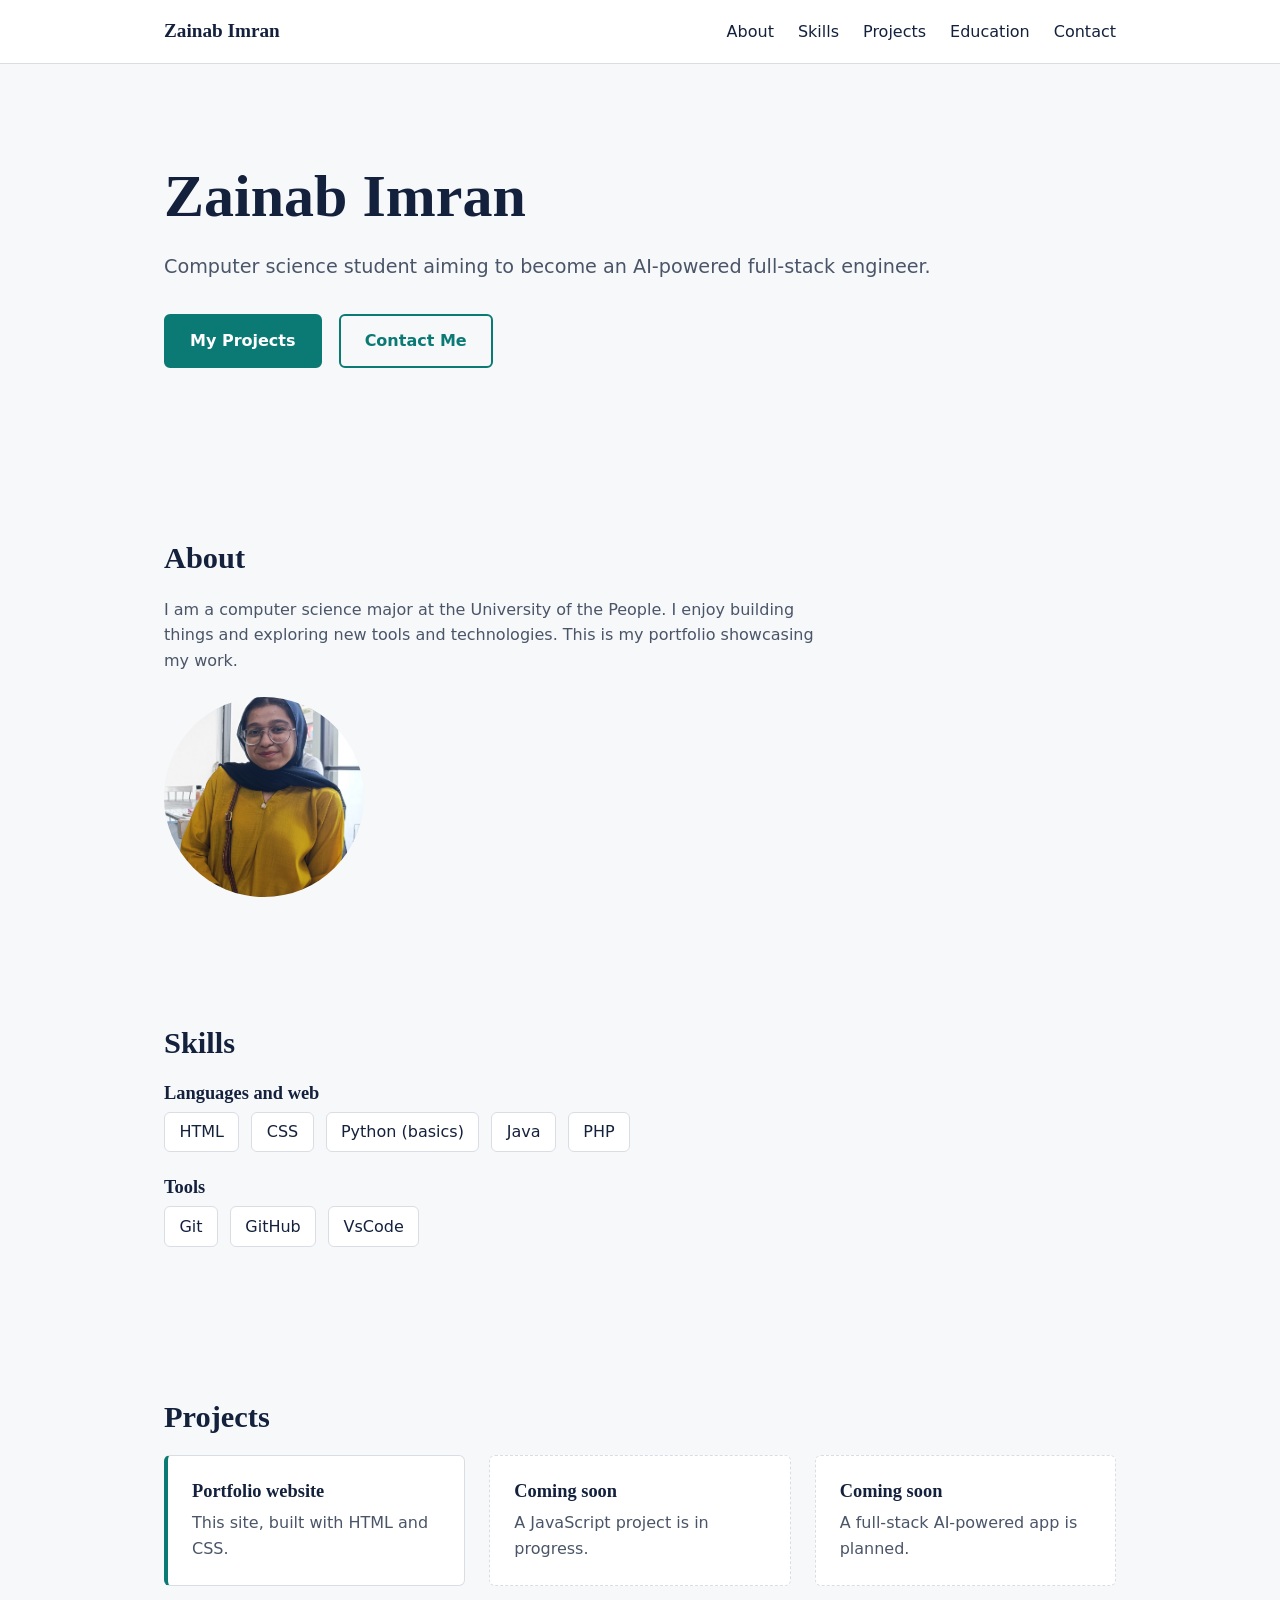
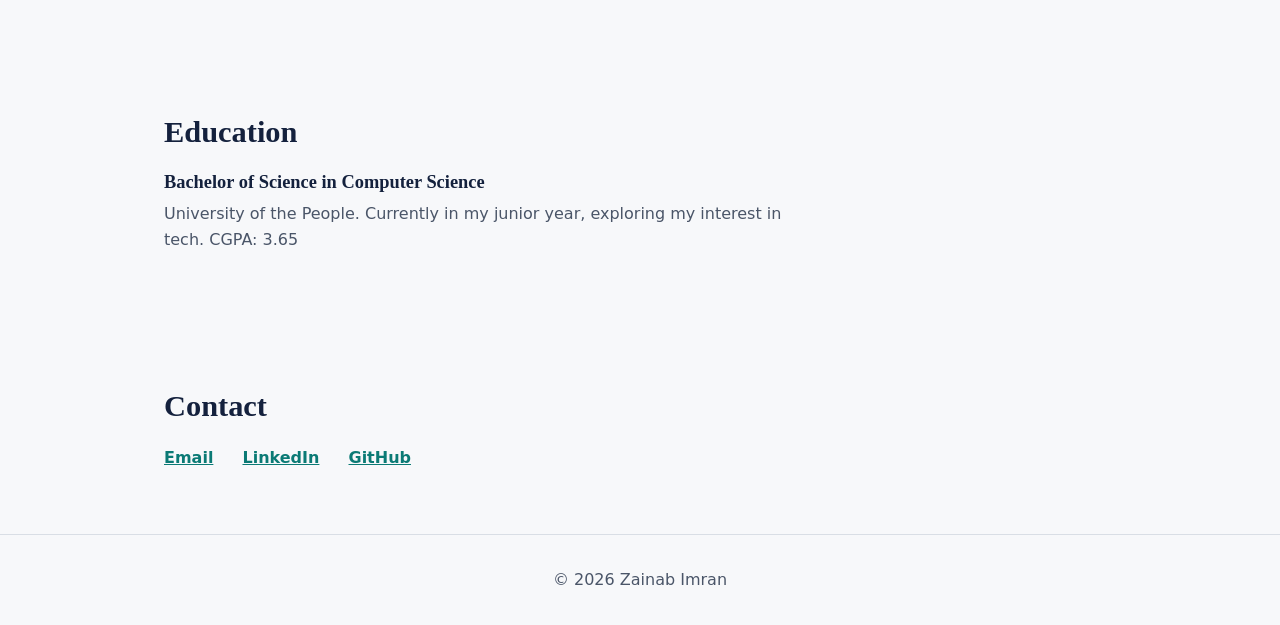
<file: index.html>
<!DOCTYPE html>
<html lang="en">
<head>
  <meta charset="UTF-8">
  <meta name="viewport" content="width=device-width, initial-scale=1.0">
  <meta name="description" content="Portfolio of Zainab Imran, computer science student aiming to become an AI-powered full-stack engineer.">
  <title>Zainab Imran | Portfolio</title>
  <link rel="stylesheet" href="style.css">
</head>
<body>
  <header>
    <nav>
      <a href="#home" class="logo">Zainab Imran</a>
      <ul>
        <li><a href="#about">About</a></li>
        <li><a href="#skills">Skills</a></li>
        <li><a href="#projects">Projects</a></li>
        <li><a href="#education">Education</a></li>
        <li><a href="#contact">Contact</a></li>
      </ul>
    </nav>
  </header>

  <main>
    <section id="home">
      <h1>Zainab Imran</h1>
      <p>Computer science student aiming to become an AI-powered full-stack engineer.</p>
      <a href="#projects" class="btn">My Projects</a>
      <a href="#contact" class="btn">Contact Me</a>
    </section>

    <section id="about">
      <h2>About</h2>
      <p>I am a computer science major at the University of the People. I enjoy building things and exploring new tools and technologies. This is my portfolio showcasing my work.</p>
      <img src="images/me.jpg" alt="Photo of Zainab Imran">
    </section>

    <section id="skills">
      <h2>Skills</h2>
      <h3>Languages and web</h3>
      <ul>
        <li>HTML</li>
        <li>CSS</li>
        <li>Python (basics)</li>
        <li>Java</li>
        <li>PHP</li>
      </ul>
      <h3>Tools</h3>
      <ul>
        <li>Git</li>
        <li>GitHub</li>
        <li>VsCode</li>
      </ul>
    </section>

    <section id="projects">
      <h2>Projects</h2>
      <div class="projects-grid">
      <article>
        <h3>Portfolio website</h3>
        <p>This site, built with HTML and CSS.</p>
      </article>
      <article>
        <h3>Coming soon</h3>
        <p>A JavaScript project is in progress.</p>
      </article>
      <article>
        <h3>Coming soon</h3>
        <p>A full-stack AI-powered app is planned.</p>
      </article>
      </div>
    </section>

    <section id="education">
      <h2>Education</h2>
      <h3>Bachelor of Science in Computer Science</h3>
      <p>University of the People. Currently in my junior year, exploring my interest in tech. CGPA: 3.65</p>
    </section>

    <section id="contact">
      <h2>Contact</h2>
      <a href="mailto:zainabimran488@gmail.com">Email</a>
      <a href="https://www.linkedin.com/in/zainabimran-dev/" target="_blank" rel="noopener">LinkedIn</a>
      <a href="https://github.com/zainabimran-dev" target="_blank" rel="noopener">GitHub</a>
    </section>
  </main>

  <footer>
    <p>&copy; 2026 Zainab Imran</p>
  </footer>
</body>
</html>
</file>
<file: style.css>
/* ===== 1. RESET AND VARIABLES ===== */
* {
  box-sizing: border-box;
  margin: 0;
  padding: 0;
}

:root {
  --bg: #f7f8fa;
  --surface: #ffffff;
  --text: #14213d;
  --muted: #4a5568;
  --accent: #0b7a75;
  --accent-dark: #075a56;
  --border: #d9dee5;
  --font-body: system-ui, -apple-system, "Segoe UI", sans-serif;
  --font-heading: Georgia, "Times New Roman", serif;
}

html {
  scroll-behavior: smooth;
  scroll-padding-top: 6rem;
}

body {
  font-family: var(--font-body);
  background: var(--bg);
  color: var(--text);
  line-height: 1.6;
}

img {
  max-width: 100%;
  height: auto;
}

/* ===== 2. TYPOGRAPHY ===== */
h1,
h2,
h3 {
  font-family: var(--font-heading);
  line-height: 1.2;
}

h1 {
  font-size: clamp(2.4rem, 7vw, 3.75rem);
}

h2 {
  font-size: 1.9rem;
  margin-bottom: 1.25rem;
}

h3 {
  font-size: 1.15rem;
  margin-bottom: 0.5rem;
}

p {
  max-width: 65ch;
  color: var(--muted);
}

a {
  color: var(--accent);
}

a:focus-visible {
  outline: 3px solid var(--accent);
  outline-offset: 3px;
}

/* ===== 3. HEADER AND NAVIGATION (flexbox) ===== */
header {
  position: sticky;
  top: 0;
  z-index: 10;
  background: var(--surface);
  border-bottom: 1px solid var(--border);
}

nav {
  display: flex;
  justify-content: space-between;
  align-items: center;
  flex-wrap: wrap;
  gap: 0.5rem 1.5rem;
  max-width: 1000px;
  margin: 0 auto;
  padding: 1rem 1.5rem;
}

.logo {
  font-family: var(--font-heading);
  font-size: 1.2rem;
  font-weight: 700;
  color: var(--text);
  text-decoration: none;
}

nav ul {
  display: flex;
  flex-wrap: wrap;
  gap: 1.5rem;
  list-style: none;
}

nav ul a {
  color: var(--text);
  text-decoration: none;
}

nav ul a:hover {
  color: var(--accent);
  text-decoration: underline;
  text-underline-offset: 4px;
}

/* ===== 4. SECTIONS (shared layout) ===== */
section {
  max-width: 1000px;
  margin: 0 auto;
  padding: 4rem 1.5rem;
}

/* ===== 5. HERO ===== */
#home {
  padding-top: 6rem;
  padding-bottom: 6rem;
}

#home p {
  font-size: 1.2rem;
  margin: 1.25rem 0 2rem;
}

.btn {
  display: inline-block;
  padding: 0.75rem 1.5rem;
  margin: 0 0.75rem 0.75rem 0;
  background: var(--accent);
  color: #ffffff;
  border: 2px solid var(--accent);
  border-radius: 6px;
  font-weight: 600;
  text-decoration: none;
  transition: background 0.2s, border-color 0.2s;
}

.btn:hover {
  background: var(--accent-dark);
  border-color: var(--accent-dark);
}

/* second button: outlined instead of filled */
.btn + .btn {
  background: transparent;
  color: var(--accent);
}

.btn + .btn:hover {
  background: var(--accent-dark);
  color: #ffffff;
}

/* ===== 6. ABOUT ===== */
#about img {
  display: block;
  width: 200px;
  height: 200px;
  object-fit: cover;
  border-radius: 50%;
  margin-top: 1.5rem;
}

/* ===== 7. SKILLS (flexbox tags) ===== */
#skills ul {
  display: flex;
  flex-wrap: wrap;
  gap: 0.75rem;
  list-style: none;
  margin-bottom: 1.5rem;
}

#skills li {
  background: var(--surface);
  border: 1px solid var(--border);
  border-radius: 6px;
  padding: 0.4rem 0.9rem;
}

/* ===== 8. PROJECTS (grid) ===== */
.projects-grid {
  display: grid;
  grid-template-columns: repeat(auto-fit, minmax(250px, 1fr));
  gap: 1.5rem;
}

.projects-grid article {
  background: var(--surface);
  border: 1px dashed var(--border);
  border-radius: 6px;
  padding: 1.5rem;
}

/* the first project is real, so it gets a solid accent edge */
.projects-grid article:first-child {
  border: 1px solid var(--border);
  border-left: 4px solid var(--accent);
}

/* ===== 9. EDUCATION ===== */
#education p {
  margin-bottom: 0.5rem;
}

/* ===== 10. CONTACT ===== */
#contact a {
  display: inline-block;
  margin-right: 1.5rem;
  font-weight: 600;
}

/* ===== 11. FOOTER ===== */
footer {
  text-align: center;
  padding: 2rem 1.5rem;
  border-top: 1px solid var(--border);
}

footer p {
  margin: 0 auto;
}

/* ===== 12. RESPONSIVE (phones) ===== */
@media (max-width: 700px) {
  nav {
    flex-direction: column;
    align-items: flex-start;
  }

  section {
    padding: 3rem 1.25rem;
  }

  #home {
    padding-top: 4rem;
    padding-bottom: 4rem;
  }
}

@media (prefers-reduced-motion: reduce) {
  html {
    scroll-behavior: auto;
  }

  .btn {
    transition: none;
  }
}
</file>
